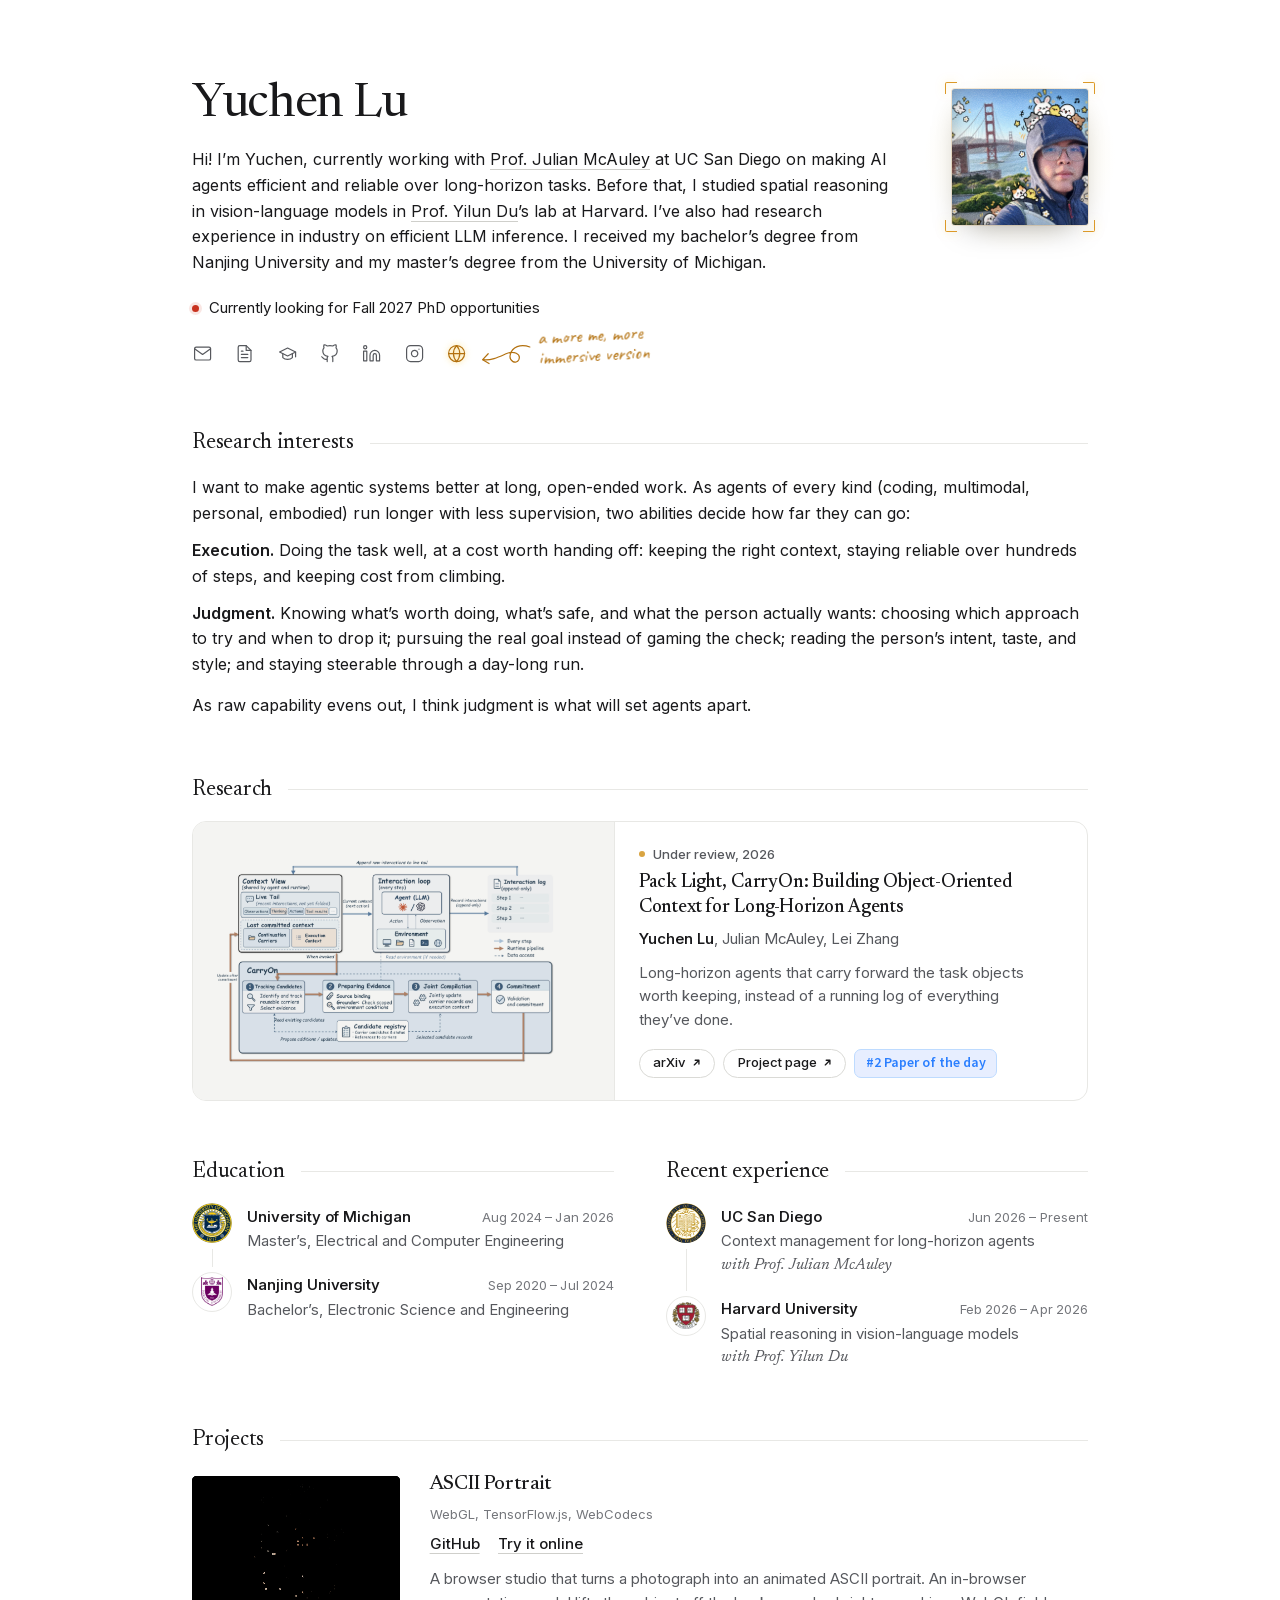
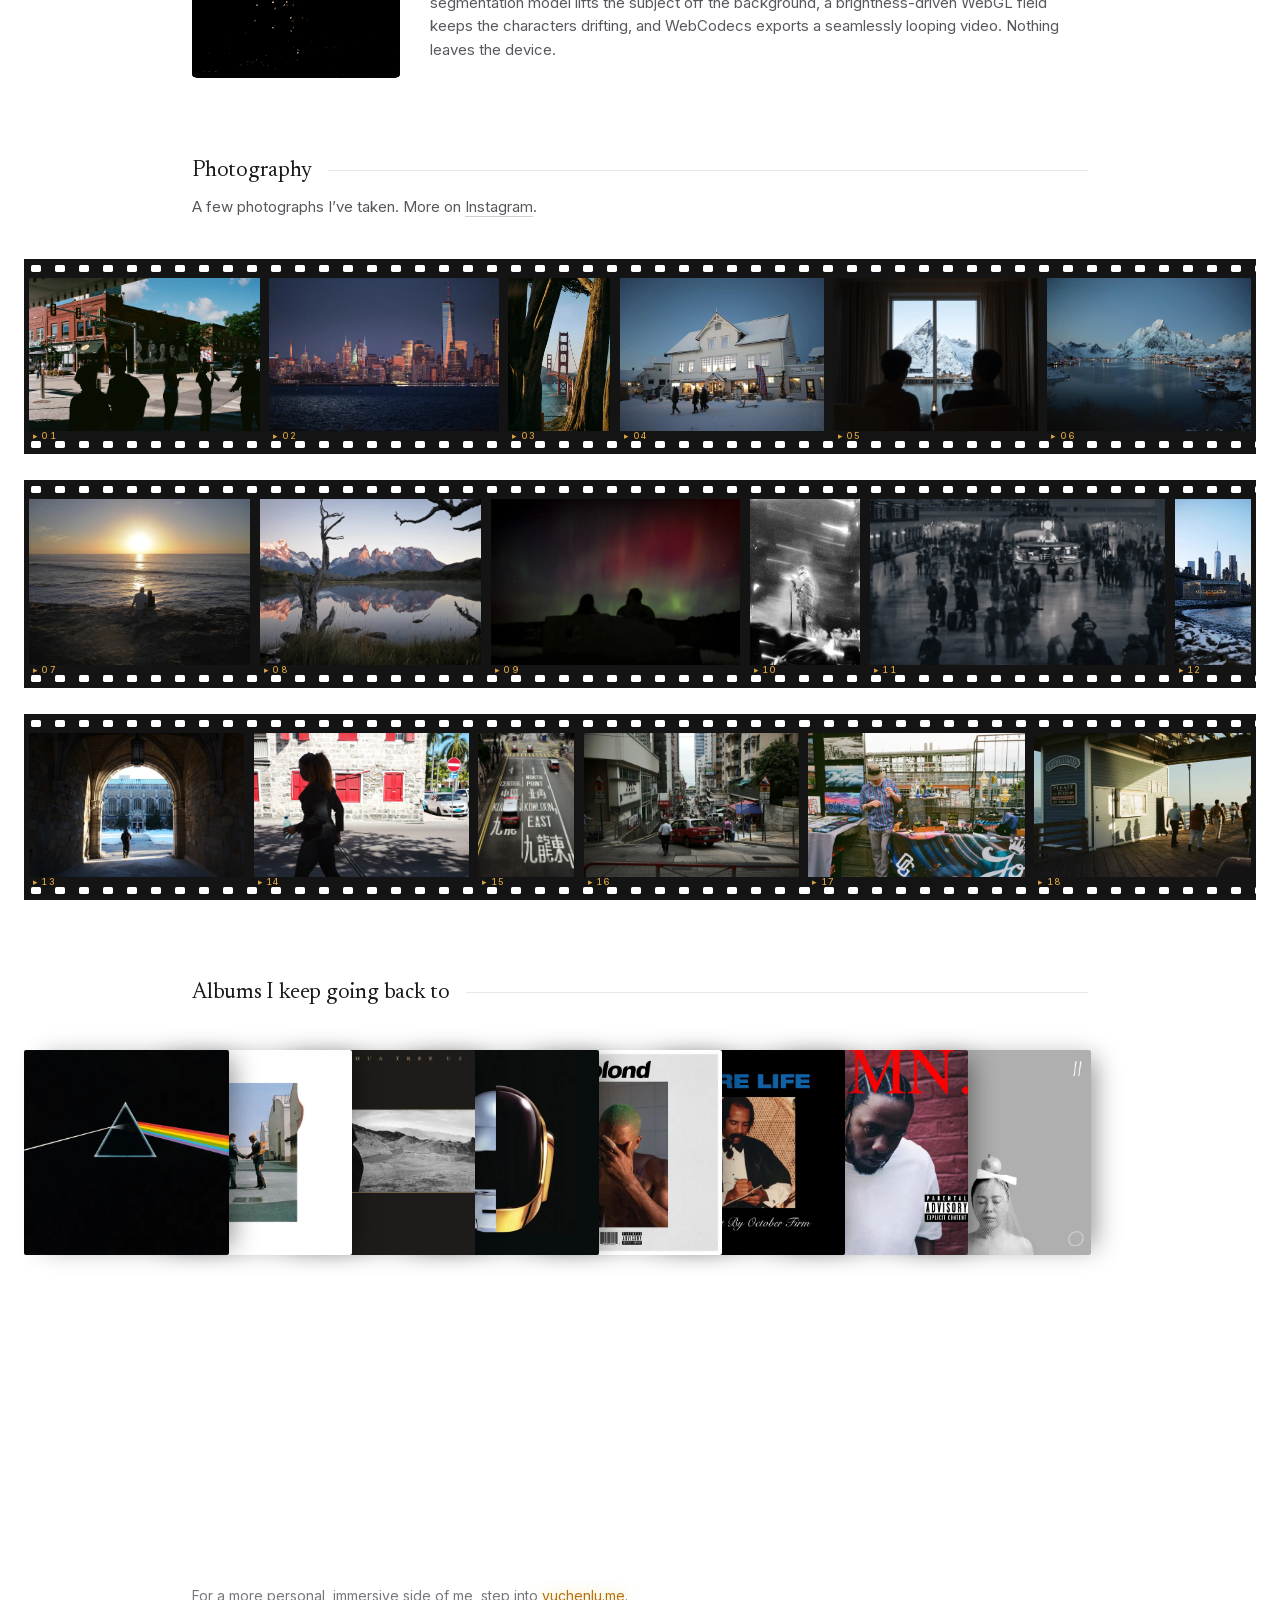
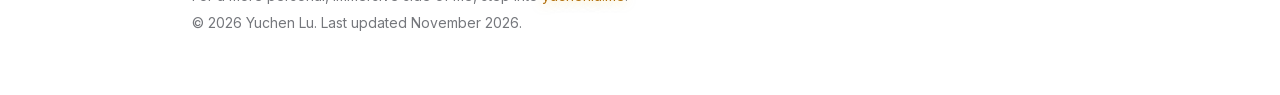
<file: index.html>
<!doctype html>
<html lang="en">
  <head>
    <meta charset="utf-8" />
    <meta name="viewport" content="width=device-width, initial-scale=1" />
    <title>Yuchen Lu</title>
    <meta
      name="description"
      content="Yuchen Lu, currently working with Prof. Julian McAuley at UC San Diego on efficient and reliable long-horizon AI agents. Currently looking for Fall 2027 PhD opportunities."
    />
    <meta name="theme-color" content="#ffffff" />
    <meta name="color-scheme" content="light" />
    <link rel="canonical" href="https://ethannju.github.io/" />
    <link rel="icon" href="favicon-32.png" sizes="32x32" type="image/png" />
    <link rel="icon" href="favicon-16.png" sizes="16x16" type="image/png" />
    <link rel="apple-touch-icon" href="apple-touch-icon.png" />
    <meta property="og:type" content="website" />
    <meta property="og:url" content="https://ethannju.github.io/" />
    <meta property="og:title" content="Yuchen Lu" />
    <meta
      property="og:description"
      content="Making agentic systems better at long, open-ended work, in both execution and judgment."
    />
    <meta property="og:image" content="https://ethannju.github.io/assets/img/og-portrait.jpg" />
    <meta name="twitter:card" content="summary" />
    <link rel="preload" href="assets/fonts/newsreader-latin.woff2" as="font" type="font/woff2" crossorigin />
    <link rel="preload" href="assets/fonts/inter-var-latin.woff2" as="font" type="font/woff2" crossorigin />
    <link rel="stylesheet" href="assets/css/site.css?v=3" />
    <script>
      document.documentElement.classList.add('js')
    </script>
    <script src="assets/js/site.js" defer></script>
  </head>
  <body>
    <a class="skip" href="#main">Skip to content</a>

    <main id="main">
      <header class="intro">
        <div class="intro-text">
          <h1 class="name">Yuchen Lu</h1>
          <p>
            Hi! I&rsquo;m Yuchen, currently working with
            <a href="https://cseweb.ucsd.edu/~jmcauley/">Prof. Julian McAuley</a> at UC San Diego on making AI
            agents efficient and reliable over <span class="nobr">long-horizon</span> tasks. Before that, I studied spatial reasoning in
            <span class="nobr">vision-language</span> models in <a href="https://yilundu.github.io/">Prof. Yilun Du</a>&rsquo;s
            lab at Harvard. I&rsquo;ve also had research experience in industry on efficient LLM inference.
            I received my bachelor&rsquo;s degree from Nanjing University and my master&rsquo;s degree from the
            University of Michigan.
          </p>
          <p class="status"><span class="rec" aria-hidden="true"></span>Currently looking for Fall 2027 PhD opportunities</p>
          <ul class="links" aria-label="Contact and profiles">
            <li>
              <a href="mailto:yuchl@umich.edu" aria-label="Email: yuchl@umich.edu" data-tip="Email"
                ><svg viewBox="0 0 24 24" aria-hidden="true"><path d="M4 4h16c1.1 0 2 .9 2 2v12c0 1.1-.9 2-2 2H4c-1.1 0-2-.9-2-2V6c0-1.1.9-2 2-2z" /><path d="m22 6-10 7L2 6" /></svg></a
              >
            </li>
            <li>
              <a href="assets/Yuchen_Lu_CV.pdf" aria-label="CV" data-tip="CV"
                ><svg viewBox="0 0 24 24" aria-hidden="true"><path d="M14 2H6a2 2 0 0 0-2 2v16a2 2 0 0 0 2 2h12a2 2 0 0 0 2-2V8z" /><path d="M14 2v6h6M16 13H8M16 17H8M10 9H8" /></svg></a
              >
            </li>
            <li>
              <a href="https://scholar.google.com/citations?user=o3WYRaAAAAAJ" aria-label="Google Scholar" data-tip="Google Scholar"
                ><svg viewBox="0 0 24 24" aria-hidden="true"><path d="M22 10 12 5 2 10l10 5 10-5z" /><path d="M6 12v5c3 3 9 3 12 0v-5" /><path d="M22 10v6" /></svg></a
              >
            </li>
            <li>
              <a href="https://github.com/Ethannju" aria-label="GitHub" data-tip="GitHub"
                ><svg viewBox="0 0 24 24" aria-hidden="true"><path d="M9 19c-5 1.5-5-2.5-7-3m14 6v-3.87a3.37 3.37 0 0 0-.94-2.61c3.14-.35 6.44-1.54 6.44-7A5.44 5.44 0 0 0 20 4.77 5.07 5.07 0 0 0 19.91 1S18.73.65 16 2.48a13.38 13.38 0 0 0-7 0C6.27.65 5.09 1 5.09 1A5.07 5.07 0 0 0 5 4.77a5.44 5.44 0 0 0-1.5 3.78c0 5.42 3.3 6.61 6.44 7A3.37 3.37 0 0 0 9 18.13V22" /></svg></a
              >
            </li>
            <li>
              <a href="https://www.linkedin.com/in/yuchlplz" aria-label="LinkedIn" data-tip="LinkedIn"
                ><svg viewBox="0 0 24 24" aria-hidden="true"><path d="M16 8a6 6 0 0 1 6 6v7h-4v-7a2 2 0 0 0-4 0v7h-4v-7a6 6 0 0 1 6-6z" /><rect x="2" y="9" width="4" height="12" /><circle cx="4" cy="4" r="2" /></svg></a
              >
            </li>
            <li>
              <a href="https://www.instagram.com/ethanl7_7/" aria-label="Instagram" data-tip="Instagram"
                ><svg viewBox="0 0 24 24" aria-hidden="true"><rect x="2" y="2" width="20" height="20" rx="5" /><path d="M16 11.37A4 4 0 1 1 12.63 8 4 4 0 0 1 16 11.37z" /><path d="M17.5 6.5h.01" /></svg></a
              >
            </li>
            <li class="home-item">
              <a class="home" href="https://yuchenlu.me/" aria-label="yuchenlu.me, a more personal and immersive version of this site" data-tip="yuchenlu.me"
                ><svg viewBox="0 0 24 24" aria-hidden="true"><circle cx="12" cy="12" r="10" /><path d="M2 12h20M12 2a15.3 15.3 0 0 1 4 10 15.3 15.3 0 0 1-4 10 15.3 15.3 0 0 1-4-10 15.3 15.3 0 0 1 4-10z" /></svg></a
              >
              <span class="handnote" aria-hidden="true"
                ><svg class="hand-arrow" viewBox="0 0 64 36"
                  ><path class="hand-line" pathLength="1" d="M61 7C50 3 40 7 38 16c-2 8 7 12 10 6 3-7-6-11-15-7-9 4-17 8-27 7" /><path
                    class="hand-head"
                    pathLength="1"
                    d="M12 15 5.5 22 13 26.5"
                /></svg
                ><span class="hand-text">a more me, more immersive version</span></span
              >
            </li>
          </ul>
        </div>
        <figure class="portrait">
          <span class="portrait-glow" aria-hidden="true"></span>
          <div class="portrait-lens">
            <div class="portrait-plate">
              <img
                src="assets/img/portrait.webp"
                width="600"
                height="600"
                alt="Yuchen Lu in front of the Golden Gate Bridge"
                fetchpriority="high"
              />
            </div>
            <span class="grain" aria-hidden="true"></span>
            <span class="vignette" aria-hidden="true"></span>
          </div>
          <span class="viewfinder" aria-hidden="true"><i></i><i></i><i></i><i></i></span>
        </figure>
      </header>

      <section aria-labelledby="interests">
        <h2 id="interests">Research interests</h2>
        <p class="interests-lede">
          I want to make agentic systems better at long, open-ended work. As agents of every kind (coding,
          multimodal, personal, embodied) run longer with less supervision, two abilities decide how far they
          can go:
        </p>
        <!-- To add a thought under either ability, put <p class="insight">…</p>
             inside its <li>, after the first paragraph. -->
        <ul class="abilities">
          <li>
            <p>
              <b>Execution.</b> Doing the task well, at a cost worth handing off: keeping the right context,
              staying reliable over hundreds of steps, and keeping cost from climbing.
            </p>
          </li>
          <li>
            <p>
              <b>Judgment.</b> Knowing what&rsquo;s worth doing, what&rsquo;s safe, and what the person actually
              wants: choosing which approach to try and when to drop it; pursuing the real goal instead of gaming
              the check; reading the person&rsquo;s intent, taste, and style; and staying steerable through a
              <span class="nobr">day-long</span> run.
            </p>
          </li>
        </ul>
        <p class="interests-close">As raw capability evens out, I think judgment is what will set agents apart.</p>
      </section>

      <section aria-labelledby="papers">
        <h2 id="papers">Research</h2>
        <article class="paper-card">
          <a class="paper-plate" href="https://ethannju.github.io/carryon/" tabindex="-1" aria-hidden="true">
            <img
              src="assets/img/carryon-overview.png"
              width="1395"
              height="772"
              alt=""
              loading="lazy"
              decoding="async"
            />
          </a>
          <div class="paper-card-body">
            <p class="paper-status">Under review, 2026</p>
            <h3>
              <a href="https://arxiv.org/abs/2610.18784"
                >Pack Light, CarryOn: Building <span class="nobr">Object-Oriented</span> Context for <span class="nobr">Long-Horizon</span> Agents</a
              >
            </h3>
            <p class="authors"><strong>Yuchen Lu</strong>, Julian McAuley, Lei Zhang</p>
            <p class="summary">
              Long-horizon agents that carry forward the task objects worth keeping, instead of a running log of
              everything they&rsquo;ve done.
            </p>
            <p class="paper-actions">
              <a class="chip" href="https://arxiv.org/abs/2610.18784">arXiv<svg viewBox="0 0 12 12" aria-hidden="true"><path d="M3.5 8.5 8.5 3.5M4.5 3.5h4v4" /></svg></a>
              <a class="chip" href="https://ethannju.github.io/carryon/">Project page<svg viewBox="0 0 12 12" aria-hidden="true"><path d="M3.5 8.5 8.5 3.5M4.5 3.5h4v4" /></svg></a>
              <a class="hf-tag" href="https://huggingface.co/papers/2610.18784" title="#2 Paper of the day on Hugging Face, October 19, 2026"><span class="hf-rank">#2 Paper of the day</span><span class="hf-upvoted" hidden><svg width="12" height="12" viewBox="0 0 12 12" aria-hidden="true"><path d="M5.19 2.67a.94.94 0 0 1 1.62 0l3.31 5.72a.94.94 0 0 1-.82 1.4H2.7a.94.94 0 0 1-.82-1.4l3.31-5.7v-.02Z" /></svg>Upvoted<b data-hf-upvotes></b></span></a>
            </p>
          </div>
        </article>
      </section>

      <div class="tracks">
      <section aria-labelledby="education">
        <h2 id="education">Education</h2>
        <ol class="track">
          <li>
            <span class="mark mark-fill"><img src="assets/img/logos/umich.webp" width="160" height="160" alt="" loading="lazy" /></span>
            <div class="track-body">
              <p class="track-head"><span class="track-name">University of Michigan</span><span class="when">Aug 2024 &ndash; Jan 2026</span></p>
              <p class="degree">Master&rsquo;s, Electrical and Computer Engineering</p>
            </div>
          </li>
          <li>
            <span class="mark"><img src="assets/img/logos/nju.webp" width="160" height="160" alt="" loading="lazy" /></span>
            <div class="track-body">
              <p class="track-head"><span class="track-name">Nanjing University</span><span class="when">Sep 2020 &ndash; Jul 2024</span></p>
              <p class="degree">Bachelor&rsquo;s, Electronic Science and Engineering</p>
            </div>
          </li>
        </ol>
      </section>

      <section aria-labelledby="research">
        <h2 id="research">Recent experience</h2>
        <ol class="track">
          <li>
            <span class="mark mark-fill"><img src="assets/img/logos/ucsd.webp" width="160" height="160" alt="" loading="lazy" /></span>
            <div class="track-body">
              <p class="track-head"><span class="track-name">UC San Diego</span><span class="when">Jun 2026 &ndash; Present</span></p>
              <p class="topic">Context management for <span class="nobr">long-horizon</span> agents</p>
              <p class="with">with Prof. Julian McAuley</p>
            </div>
          </li>
          <li>
            <span class="mark"><img src="assets/img/logos/harvard.webp" width="160" height="160" alt="" loading="lazy" /></span>
            <div class="track-body">
              <p class="track-head"><span class="track-name">Harvard University</span><span class="when">Feb 2026 &ndash; Apr 2026</span></p>
              <p class="topic">Spatial reasoning in <span class="nobr">vision-language</span> models</p>
              <p class="with">with Prof. Yilun Du</p>
            </div>
          </li>
        </ol>
      </section>
      </div>

      <section aria-labelledby="projects">
        <h2 id="projects">Projects</h2>
        <article class="paper project">
          <div class="project-preview" data-ascii-portrait aria-hidden="true"></div>
          <div class="paper-text">
            <h3>ASCII Portrait</h3>
            <p class="tags">WebGL, TensorFlow.js, WebCodecs</p>
            <p class="paper-links">
              <a href="https://github.com/Ethannju/ascii-portrait">GitHub</a>
              <a href="https://ethannju.github.io/ascii-portrait/">Try it online</a>
            </p>
            <p class="summary">
              A browser studio that turns a photograph into an animated ASCII portrait. An in-browser
              segmentation model lifts the subject off the background, a brightness-driven WebGL field keeps the
              characters drifting, and WebCodecs exports a seamlessly looping video. Nothing leaves the device.
            </p>
          </div>
        </article>
      </section>
    </main>

    <section class="photography" aria-labelledby="photography">
      <div class="photography-head">
        <h2 id="photography">Photography</h2>
        <p>A few photographs I&rsquo;ve taken. More on <a href="https://www.instagram.com/ethanl7_7/">Instagram</a>.</p>
      </div>
      <ol class="contact-sheet">
          <li class="frame" style="--ar: 1200 / 795">
            <button class="frame-window" type="button" data-index="0" aria-label="Open photograph 1 of 18">
              <img src="assets/img/photos/photo-02.webp" width="1200" height="795" alt="Photograph 1" loading="lazy" decoding="async" />
            </button>
            <span class="edge" aria-hidden="true">01</span>
          </li>
          <li class="frame" style="--ar: 1200 / 800">
            <button class="frame-window" type="button" data-index="1" aria-label="Open photograph 2 of 18">
              <img src="assets/img/photos/photo-03.webp" width="1200" height="800" alt="Photograph 2" loading="lazy" decoding="async" />
            </button>
            <span class="edge" aria-hidden="true">02</span>
          </li>
          <li class="frame" style="--ar: 800 / 1200">
            <button class="frame-window" type="button" data-index="2" aria-label="Open photograph 3 of 18">
              <img src="assets/img/photos/photo-05.webp" width="800" height="1200" alt="Photograph 3" loading="lazy" decoding="async" />
            </button>
            <span class="edge" aria-hidden="true">03</span>
          </li>
          <li class="frame" style="--ar: 1200 / 900">
            <button class="frame-window" type="button" data-index="3" aria-label="Open photograph 4 of 18">
              <img src="assets/img/photos/photo-06.webp" width="1200" height="900" alt="Photograph 4" loading="lazy" decoding="async" />
            </button>
            <span class="edge" aria-hidden="true">04</span>
          </li>
          <li class="frame" style="--ar: 1200 / 900">
            <button class="frame-window" type="button" data-index="4" aria-label="Open photograph 5 of 18">
              <img src="assets/img/photos/photo-07.webp" width="1200" height="900" alt="Photograph 5" loading="lazy" decoding="async" />
            </button>
            <span class="edge" aria-hidden="true">05</span>
          </li>
          <li class="frame" style="--ar: 1200 / 900">
            <button class="frame-window" type="button" data-index="5" aria-label="Open photograph 6 of 18">
              <img src="assets/img/photos/photo-08.webp" width="1200" height="900" alt="Photograph 6" loading="lazy" decoding="async" />
            </button>
            <span class="edge" aria-hidden="true">06</span>
          </li>
          <li class="frame" style="--ar: 1200 / 900">
            <button class="frame-window" type="button" data-index="6" aria-label="Open photograph 7 of 18">
              <img src="assets/img/photos/photo-09.webp" width="1200" height="900" alt="Photograph 7" loading="lazy" decoding="async" />
            </button>
            <span class="edge" aria-hidden="true">07</span>
          </li>
          <li class="frame" style="--ar: 1200 / 900">
            <button class="frame-window" type="button" data-index="7" aria-label="Open photograph 8 of 18">
              <img src="assets/img/photos/photo-10.webp" width="1200" height="900" alt="Photograph 8" loading="lazy" decoding="async" />
            </button>
            <span class="edge" aria-hidden="true">08</span>
          </li>
          <li class="frame" style="--ar: 1200 / 800">
            <button class="frame-window" type="button" data-index="8" aria-label="Open photograph 9 of 18">
              <img src="assets/img/photos/photo-12.webp" width="1200" height="800" alt="Photograph 9" loading="lazy" decoding="async" />
            </button>
            <span class="edge" aria-hidden="true">09</span>
          </li>
          <li class="frame" style="--ar: 800 / 1200">
            <button class="frame-window" type="button" data-index="9" aria-label="Open photograph 10 of 18">
              <img src="assets/img/photos/photo-13.webp" width="800" height="1200" alt="Photograph 10" loading="lazy" decoding="async" />
            </button>
            <span class="edge" aria-hidden="true">10</span>
          </li>
          <li class="frame" style="--ar: 1200 / 675">
            <button class="frame-window" type="button" data-index="10" aria-label="Open photograph 11 of 18">
              <img src="assets/img/photos/photo-14.webp" width="1200" height="675" alt="Photograph 11" loading="lazy" decoding="async" />
            </button>
            <span class="edge" aria-hidden="true">11</span>
          </li>
          <li class="frame" style="--ar: 553 / 1200">
            <button class="frame-window" type="button" data-index="11" aria-label="Open photograph 12 of 18">
              <img src="assets/img/photos/photo-15.webp" width="553" height="1200" alt="Photograph 12" loading="lazy" decoding="async" />
            </button>
            <span class="edge" aria-hidden="true">12</span>
          </li>
          <li class="frame" style="--ar: 1200 / 800">
            <button class="frame-window" type="button" data-index="12" aria-label="Open photograph 13 of 18">
              <img src="assets/img/photos/photo-16.webp" width="1200" height="800" alt="Photograph 13" loading="lazy" decoding="async" />
            </button>
            <span class="edge" aria-hidden="true">13</span>
          </li>
          <li class="frame" style="--ar: 1200 / 800">
            <button class="frame-window" type="button" data-index="13" aria-label="Open photograph 14 of 18">
              <img src="assets/img/photos/photo-17.webp" width="1200" height="800" alt="Photograph 14" loading="lazy" decoding="async" />
            </button>
            <span class="edge" aria-hidden="true">14</span>
          </li>
          <li class="frame" style="--ar: 800 / 1200">
            <button class="frame-window" type="button" data-index="14" aria-label="Open photograph 15 of 18">
              <img src="assets/img/photos/photo-18.webp" width="800" height="1200" alt="Photograph 15" loading="lazy" decoding="async" />
            </button>
            <span class="edge" aria-hidden="true">15</span>
          </li>
          <li class="frame" style="--ar: 1200 / 800">
            <button class="frame-window" type="button" data-index="15" aria-label="Open photograph 16 of 18">
              <img src="assets/img/photos/photo-19.webp" width="1200" height="800" alt="Photograph 16" loading="lazy" decoding="async" />
            </button>
            <span class="edge" aria-hidden="true">16</span>
          </li>
          <li class="frame" style="--ar: 1200 / 795">
            <button class="frame-window" type="button" data-index="16" aria-label="Open photograph 17 of 18">
              <img src="assets/img/photos/photo-20.webp" width="1200" height="795" alt="Photograph 17" loading="lazy" decoding="async" />
            </button>
            <span class="edge" aria-hidden="true">17</span>
          </li>
          <li class="frame" style="--ar: 1200 / 794">
            <button class="frame-window" type="button" data-index="17" aria-label="Open photograph 18 of 18">
              <img src="assets/img/photos/photo-21.webp" width="1200" height="794" alt="Photograph 18" loading="lazy" decoding="async" />
            </button>
            <span class="edge" aria-hidden="true">18</span>
          </li>
      </ol>
    </section>

    <section class="albums" aria-labelledby="albums">
      <div class="albums-head">
        <h2 id="albums">Albums I keep going back to</h2>
      </div>
      <ol class="crate">
        <li class="lp" style="--z: 8">
          <div class="lp-pull">
            <div class="lp-body">
              <span class="lp-disc" aria-hidden="true"
                ><span class="lp-spin"
                  ><span class="lp-label-ground"></span><img class="lp-label" src="assets/img/albums/dark-side-of-the-moon.webp" alt="" loading="lazy" /><span
                    class="lp-hole"
                  ></span></span
                ><span class="lp-sheen"></span
              ></span>
              <span class="lp-reflect" aria-hidden="true"><img src="assets/img/albums/dark-side-of-the-moon.webp" alt="" loading="lazy" /></span>
              <span class="lp-sleeve"
                ><img src="assets/img/albums/dark-side-of-the-moon.webp" width="600" height="600" alt="The Dark Side of the Moon, Pink Floyd" loading="lazy" decoding="async" /></span>
            </div>
            <p class="lp-caption"><span class="lp-title">The Dark Side of the Moon</span><span class="lp-meta">Pink Floyd, 1973</span></p>
          </div>
        </li>
        <li class="lp" style="--z: 7">
          <div class="lp-pull">
            <div class="lp-body">
              <span class="lp-disc" aria-hidden="true"
                ><span class="lp-spin"
                  ><span class="lp-label-ground"></span><img class="lp-label" src="assets/img/albums/wish-you-were-here.webp" alt="" loading="lazy" /><span
                    class="lp-hole"
                  ></span></span
                ><span class="lp-sheen"></span
              ></span>
              <span class="lp-reflect" aria-hidden="true"><img src="assets/img/albums/wish-you-were-here.webp" alt="" loading="lazy" /></span>
              <span class="lp-sleeve"
                ><img src="assets/img/albums/wish-you-were-here.webp" width="600" height="600" alt="Wish You Were Here, Pink Floyd" loading="lazy" decoding="async" /></span>
            </div>
            <p class="lp-caption"><span class="lp-title">Wish You Were Here</span><span class="lp-meta">Pink Floyd, 1975</span></p>
          </div>
        </li>
        <li class="lp" style="--z: 6">
          <div class="lp-pull">
            <div class="lp-body">
              <span class="lp-disc" aria-hidden="true"
                ><span class="lp-spin"
                  ><span class="lp-label-ground"></span><img class="lp-label" src="assets/img/albums/the-joshua-tree.webp" alt="" loading="lazy" /><span
                    class="lp-hole"
                  ></span></span
                ><span class="lp-sheen"></span
              ></span>
              <span class="lp-reflect" aria-hidden="true"><img src="assets/img/albums/the-joshua-tree.webp" alt="" loading="lazy" /></span>
              <span class="lp-sleeve"
                ><img src="assets/img/albums/the-joshua-tree.webp" width="600" height="600" alt="The Joshua Tree, U2" loading="lazy" decoding="async" /></span>
            </div>
            <p class="lp-caption"><span class="lp-title">The Joshua Tree</span><span class="lp-meta">U2, 1987</span></p>
          </div>
        </li>
        <li class="lp" style="--z: 5">
          <div class="lp-pull">
            <div class="lp-body">
              <span class="lp-disc" aria-hidden="true"
                ><span class="lp-spin"
                  ><span class="lp-label-ground"></span><img class="lp-label" src="assets/img/albums/random-access-memories.webp" alt="" loading="lazy" /><span
                    class="lp-hole"
                  ></span></span
                ><span class="lp-sheen"></span
              ></span>
              <span class="lp-reflect" aria-hidden="true"><img src="assets/img/albums/random-access-memories.webp" alt="" loading="lazy" /></span>
              <span class="lp-sleeve"
                ><img src="assets/img/albums/random-access-memories.webp" width="600" height="600" alt="Random Access Memories, Daft Punk" loading="lazy" decoding="async" /></span>
            </div>
            <p class="lp-caption"><span class="lp-title">Random Access Memories</span><span class="lp-meta">Daft Punk, 2013</span></p>
          </div>
        </li>
        <li class="lp" style="--z: 4">
          <div class="lp-pull">
            <div class="lp-body">
              <span class="lp-disc" aria-hidden="true"
                ><span class="lp-spin"
                  ><span class="lp-label-ground"></span><img class="lp-label" src="assets/img/albums/blonde.webp" alt="" loading="lazy" /><span
                    class="lp-hole"
                  ></span></span
                ><span class="lp-sheen"></span
              ></span>
              <span class="lp-reflect" aria-hidden="true"><img src="assets/img/albums/blonde.webp" alt="" loading="lazy" /></span>
              <span class="lp-sleeve"
                ><img src="assets/img/albums/blonde.webp" width="600" height="600" alt="Blonde, Frank Ocean" loading="lazy" decoding="async" /></span>
            </div>
            <p class="lp-caption"><span class="lp-title">Blonde</span><span class="lp-meta">Frank Ocean, 2016</span></p>
          </div>
        </li>
        <li class="lp" style="--z: 3">
          <div class="lp-pull">
            <div class="lp-body">
              <span class="lp-disc" aria-hidden="true"
                ><span class="lp-spin"
                  ><span class="lp-label-ground"></span><img class="lp-label" src="assets/img/albums/more-life.webp" alt="" loading="lazy" /><span
                    class="lp-hole"
                  ></span></span
                ><span class="lp-sheen"></span
              ></span>
              <span class="lp-reflect" aria-hidden="true"><img src="assets/img/albums/more-life.webp" alt="" loading="lazy" /></span>
              <span class="lp-sleeve"
                ><img src="assets/img/albums/more-life.webp" width="600" height="600" alt="More Life, Drake" loading="lazy" decoding="async" /></span>
            </div>
            <p class="lp-caption"><span class="lp-title">More Life</span><span class="lp-meta">Drake, 2017</span></p>
          </div>
        </li>
        <li class="lp" style="--z: 2">
          <div class="lp-pull">
            <div class="lp-body">
              <span class="lp-disc" aria-hidden="true"
                ><span class="lp-spin"
                  ><span class="lp-label-ground"></span><img class="lp-label" src="assets/img/albums/damn.webp" alt="" loading="lazy" /><span
                    class="lp-hole"
                  ></span></span
                ><span class="lp-sheen"></span
              ></span>
              <span class="lp-reflect" aria-hidden="true"><img src="assets/img/albums/damn.webp" alt="" loading="lazy" /></span>
              <span class="lp-sleeve"
                ><img src="assets/img/albums/damn.webp" width="600" height="600" alt="DAMN., Kendrick Lamar" loading="lazy" decoding="async" /></span>
            </div>
            <p class="lp-caption"><span class="lp-title">DAMN.</span><span class="lp-meta">Kendrick Lamar, 2017</span></p>
          </div>
        </li>
        <li class="lp" style="--z: 1">
          <div class="lp-pull">
            <div class="lp-body">
              <span class="lp-disc" aria-hidden="true"
                ><span class="lp-spin"
                  ><span class="lp-label-ground"></span><img class="lp-label" src="assets/img/albums/xiaoxia-2.webp" alt="" loading="lazy" /><span
                    class="lp-hole"
                  ></span></span
                ><span class="lp-sheen"></span
              ></span>
              <span class="lp-reflect" aria-hidden="true"><img src="assets/img/albums/xiaoxia-2.webp" alt="" loading="lazy" /></span>
              <span class="lp-sleeve"
                ><img src="assets/img/albums/xiaoxia-2.webp" width="600" height="600" alt="小霞 2.0, 黄绮珊" loading="lazy" decoding="async" /></span>
            </div>
            <p class="lp-caption"><span class="lp-title">小霞 2.0</span><span class="lp-meta">黄绮珊, 2021</span></p>
          </div>
        </li>
      </ol>
      <div class="crate-count" aria-hidden="true">
        <span class="crate-index"><b>01</b> / 08</span><span class="crate-track"><span></span></span>
      </div>
    </section>

    <footer class="colophon">
      <p>For a more personal, immersive side of me, step into <a class="glow-link" href="https://yuchenlu.me/">yuchenlu.me</a>.</p>
      <p>&copy; 2026 Yuchen Lu. Last updated November 2026.</p>
    </footer>

    <div class="screening" role="dialog" aria-modal="true" aria-label="Photograph viewer" hidden>
      <figure class="screening-frame">
        <img alt="" />
        <figcaption class="screening-count" aria-live="polite"></figcaption>
      </figure>
      <button class="screening-nav screening-prev" type="button" aria-label="Previous photograph">
        <svg viewBox="0 0 24 24" aria-hidden="true"><path d="M15 5 8 12l7 7" /></svg>
      </button>
      <button class="screening-nav screening-next" type="button" aria-label="Next photograph">
        <svg viewBox="0 0 24 24" aria-hidden="true"><path d="m9 5 7 7-7 7" /></svg>
      </button>
      <button class="screening-close" type="button">Close</button>
    </div>
  </body>
</html>
</file>
<file: assets/css/site.css>
/* ============================================================
   Yuchen Lu · academic homepage
   Pure white and typographic first, with a few details borrowed
   from a camera and a darkroom: the portrait sits in the main site's
   viewfinder, the photographs sit on strips of film cut to each
   picture's shape, and opening one dims the room.
   ============================================================ */

@font-face {
  font-family: 'Newsreader';
  font-style: normal;
  font-weight: 200 800;
  font-display: swap;
  src: url('../fonts/newsreader-latin.woff2') format('woff2');
}
@font-face {
  font-family: 'Newsreader';
  font-style: italic;
  font-weight: 200 800;
  font-display: swap;
  src: url('../fonts/newsreader-italic-latin.woff2') format('woff2');
}
@font-face {
  font-family: 'Caveat';
  font-style: normal;
  font-weight: 400 700;
  font-display: swap;
  src: url('../fonts/caveat-latin.woff2') format('woff2');
}
@font-face {
  font-family: 'Inter';
  font-style: normal;
  font-weight: 100 900;
  font-display: swap;
  src: url('../fonts/inter-var-latin.woff2') format('woff2');
}
@font-face {
  font-family: 'Source Sans Pro';
  font-style: normal;
  font-weight: 400;
  font-display: swap;
  src: url('../fonts/source-sans-pro-latin-400.woff2') format('woff2');
}
@font-face {
  font-family: 'Source Sans Pro';
  font-style: normal;
  font-weight: 600;
  font-display: swap;
  src: url('../fonts/source-sans-pro-latin-600.woff2') format('woff2');
}

:root {
  --paper: #ffffff;
  --ink: #19191b;
  --graphite: #56585d; /* secondary text, 7:1 on white */
  --quiet: #75777c; /* dates and small print, 4.6:1 */
  --rule: #e8e8e5;
  --film: #141414;
  --gate: #070707;
  --edge-print: #d9a441; /* the amber of film edge numbers */
  --rec: #c8321e; /* a camera's record light */
  /* the main site's star gold, in the deeper shade it uses on light ground,
     and the soft glow around it */
  --star: hsl(36 85% 38%);
  --star-glow: hsl(45 95% 60%);

  --serif: 'Newsreader', 'Iowan Old Style', 'Palatino Linotype', Georgia, serif;
  --hand: 'Caveat', 'Bradley Hand', 'Segoe Print', cursive;
  --sans: 'Inter', -apple-system, BlinkMacSystemFont, 'Helvetica Neue', Arial, sans-serif;

  --glide: cubic-bezier(0.22, 1, 0.36, 1);
  --spring: cubic-bezier(0.25, 1.4, 0.4, 1);

  --measure: 56rem;
  --wide: 78rem;
  --gutter: 1.5rem;
}

*,
*::before,
*::after {
  box-sizing: border-box;
}

html {
  -webkit-text-size-adjust: 100%;
  text-size-adjust: 100%;
}

body {
  margin: 0;
  background: var(--paper);
  color: var(--ink);
  font-family: var(--sans);
  font-size: 0.9375rem;
  line-height: 1.58;
  font-feature-settings: 'kern', 'liga', 'calt';
  -webkit-font-smoothing: antialiased;
  text-rendering: optimizeLegibility;
}

::selection {
  background: #f4e7c6;
  color: var(--ink);
}

img {
  display: block;
  max-width: 100%;
  height: auto;
}

a {
  color: inherit;
  text-decoration: underline;
  text-decoration-thickness: 1px;
  text-decoration-color: #cfcfcb;
  text-underline-offset: 0.24em;
  transition:
    text-decoration-color 180ms ease,
    color 180ms ease;
}
a:hover {
  text-decoration-color: currentColor;
}

:focus-visible {
  outline: 2px solid var(--ink);
  outline-offset: 3px;
  border-radius: 2px;
}

.skip {
  position: absolute;
  left: var(--gutter);
  top: -3rem;
  padding: 0.5rem 0.75rem;
  background: var(--ink);
  color: var(--paper);
  text-decoration: none;
  z-index: 10;
}
.skip:focus {
  top: 1rem;
}

/* ---------- column ---------- */

main,
.photography-head,
.albums-head,
.colophon {
  max-width: calc(var(--measure) + 2 * var(--gutter));
  margin-inline: auto;
  padding-inline: var(--gutter);
}

main {
  padding-top: clamp(3rem, 9vh, 5.5rem);
}

p {
  margin: 0 0 1rem;
}

h2 {
  display: flex;
  align-items: center;
  gap: 1rem;
  margin: 0 0 1.15rem;
  font-family: var(--serif);
  font-weight: 400;
  font-size: 1.375rem;
  line-height: 1.2;
  letter-spacing: -0.01em;
}
/* the rule after a heading marks where a section starts at a glance */
h2::after {
  content: '';
  flex: 1;
  height: 1px;
  background: var(--rule);
}

h3 {
  margin: 0;
  font-size: 0.9375rem;
  font-weight: 560;
  line-height: 1.45;
  letter-spacing: -0.004em;
}

section {
  margin-top: 3.6rem;
}

/* compound words stay whole at a line end */
.nobr {
  white-space: nowrap;
}

/* credits: people and venues are set in the serif italic throughout */
.with,
.venue {
  font-family: var(--serif);
  font-style: italic;
  font-weight: 400;
  font-size: 1rem;
  line-height: 1.45;
  color: var(--graphite);
}

/* ---------- intro ---------- */

.intro {
  display: grid;
  grid-template-columns: minmax(0, 1fr) 8.5rem;
  gap: 3rem;
  align-items: start;
}

.name {
  margin: 0 0 1.15rem;
  font-family: var(--serif);
  font-weight: 400;
  font-size: clamp(2.5rem, 5vw, 3rem);
  line-height: 1;
  letter-spacing: -0.028em;
}

.intro-text p:not(.status) {
  font-size: 1rem;
  line-height: 1.6;
  text-wrap: pretty;
}

.status {
  display: flex;
  align-items: flex-start;
  gap: 0.65rem;
  margin: 1.3rem 0 0.9rem;
  font-size: 0.9375rem;
}

/* centred on the first line, so it stays put if the line wraps */
.rec {
  flex: none;
  width: 7px;
  height: 7px;
  margin-top: calc(0.79em - 3.5px);
  border-radius: 50%;
  background: var(--rec);
  box-shadow: 0 0 0 3px rgb(200 50 30 / 0.12);
  animation: rec 2.4s ease-in-out infinite;
}

@keyframes rec {
  0%,
  100% {
    opacity: 1;
  }
  50% {
    opacity: 0.35;
  }
}

/* contact and profiles as a row of icons; each one names itself on hover */
.links {
  display: flex;
  flex-wrap: wrap;
  gap: 0.25rem;
  margin: 0 0 0 -0.55rem; /* the first glyph lines up with the text above */
  padding: 0;
  list-style: none;
}

.links a {
  position: relative;
  display: grid;
  place-items: center;
  width: 2.4rem;
  height: 2.4rem;
  border-radius: 50%;
  color: var(--graphite);
  text-decoration: none;
  transition:
    color 200ms ease,
    background-color 200ms ease;
}
.links a:hover,
.links a:focus-visible {
  color: var(--ink);
  background: #f1f1ef;
}

.links a svg {
  width: 1.2rem;
  height: 1.2rem;
  fill: none;
  stroke: currentColor;
  stroke-width: 1.5;
  stroke-linecap: round;
  stroke-linejoin: round;
}

.links a::after {
  content: attr(data-tip);
  position: absolute;
  top: calc(100% + 0.3rem);
  left: 50%;
  z-index: 2;
  padding: 0.2rem 0.55rem;
  border-radius: 5px;
  background: var(--ink);
  color: var(--paper);
  font-size: 0.75rem;
  font-weight: 500;
  line-height: 1.35;
  white-space: nowrap;
  pointer-events: none;
  opacity: 0;
  transform: translate(-50%, -3px);
  transition:
    opacity 160ms ease,
    transform 260ms var(--glide);
}
.links a:hover::after,
.links a:focus-visible::after {
  opacity: 1;
  transform: translate(-50%, 0);
}

/* the main site's icon, in its gold, with a note in the margin pointing at it */
.home-item {
  display: flex;
  align-items: center;
}

.links a.home {
  color: var(--star);
}
.links a.home svg {
  filter: drop-shadow(0 0 3px hsl(45 95% 58% / 0.65));
}
.links a.home:hover,
.links a.home:focus-visible {
  color: var(--star);
  background: hsl(45 90% 60% / 0.14);
}

.handnote {
  display: flex;
  align-items: center;
  margin-left: 0.15rem;
  color: var(--star);
  pointer-events: none;
}

.hand-arrow {
  flex: none;
  width: 3.4rem;
  height: auto;
  margin-top: 0.35rem;
  overflow: visible;
}
.hand-arrow path {
  fill: none;
  stroke: currentColor;
  stroke-width: 1.4;
  stroke-linecap: round;
  stroke-linejoin: round;
  stroke-dasharray: 1;
  stroke-dashoffset: 0;
}

.hand-text {
  max-width: 9.5rem;
  margin: -0.55rem 0 0 0.3rem;
  font-family: var(--hand);
  font-size: 1.1875rem;
  line-height: 1.05;
  transform: rotate(-3deg);
  transform-origin: left center;
}

/* drawn once, after the portrait has come into focus */
.js .hand-line {
  stroke-dashoffset: 1;
  animation: hand-draw 1.1s cubic-bezier(0.45, 0.05, 0.3, 1) 1.5s forwards;
}
.js .hand-head {
  stroke-dashoffset: 1;
  animation: hand-draw 0.3s ease-out 2.5s forwards;
}
.js .hand-text {
  opacity: 0;
  animation: hand-ink 0.9s ease 1.3s forwards;
}
@keyframes hand-draw {
  to {
    stroke-dashoffset: 0;
  }
}
@keyframes hand-ink {
  to {
    opacity: 1;
  }
}

/* ---------- portrait: the main site's viewfinder ---------- */

/* As on yuchenlu.me: a small lit screen held in gold viewfinder corners,
   the picture drifting a little as if the phone were held in hand, and
   film grain on top.
   Here it also comes into focus once when the page opens. */
.portrait {
  position: relative;
  width: 8.5rem;
  margin: 0.5rem 0 0;
  justify-self: end;
}

/* a soft gold light around the screen */
.portrait-glow {
  position: absolute;
  inset: -1.75rem;
  z-index: -1;
  background: radial-gradient(closest-side, hsl(45 95% 60% / 0.2), hsl(45 95% 60% / 0.06) 60%, transparent);
  pointer-events: none;
}

.portrait-lens {
  position: relative;
  aspect-ratio: 1;
  overflow: hidden;
  border-radius: 3px;
  background: #efefed;
  box-shadow:
    0 0 0 1px hsl(36 85% 38% / 0.16),
    0 12px 30px -14px rgb(0 0 0 / 0.4);
}

/* handheld: the whole picture drifts and turns a
   little; scaled up 8% so the drift never shows an edge */
.portrait-plate {
  position: absolute;
  inset: 0;
  transform: scale(1.08);
  animation: vf-handheld 9s ease-in-out infinite;
}

.portrait-plate img {
  width: 100%;
  height: 100%;
  object-fit: cover;
}

/* film grain, overlaid so mid grey leaves the brightness alone */
.grain {
  position: absolute;
  inset: -100%;
  background-image: url("data:image/svg+xml,%3Csvg xmlns='http://www.w3.org/2000/svg' width='96' height='96'%3E%3Cfilter id='n'%3E%3CfeTurbulence type='fractalNoise' baseFrequency='0.95' numOctaves='2' stitchTiles='stitch'/%3E%3CfeColorMatrix type='saturate' values='0'/%3E%3C/filter%3E%3Crect width='100%25' height='100%25' filter='url(%23n)'/%3E%3C/svg%3E");
  background-size: 96px 96px;
  opacity: 0.4;
  mix-blend-mode: overlay;
  pointer-events: none;
  animation: vf-grain 0.6s steps(1) infinite;
}

.vignette {
  position: absolute;
  inset: 0;
  box-shadow: inset 0 0 22px rgb(0 0 0 / 0.3);
  pointer-events: none;
}

/* four L-shaped gold corners, 7px outside the picture, sharing one glow */
.viewfinder {
  position: absolute;
  inset: 0;
  pointer-events: none;
  filter: drop-shadow(0 0 4px hsl(45 95% 55% / 0.55));
}
.viewfinder i {
  position: absolute;
  width: 12px;
  height: 12px;
  border: 0 solid hsl(38 85% 46% / 0.9);
}
.viewfinder i:nth-child(1) {
  left: -7px;
  top: -7px;
  border-left-width: 1.5px;
  border-top-width: 1.5px;
  border-top-left-radius: 2px;
}
.viewfinder i:nth-child(2) {
  right: -7px;
  top: -7px;
  border-right-width: 1.5px;
  border-top-width: 1.5px;
  border-top-right-radius: 2px;
}
.viewfinder i:nth-child(3) {
  left: -7px;
  bottom: -7px;
  border-left-width: 1.5px;
  border-bottom-width: 1.5px;
  border-bottom-left-radius: 2px;
}
.viewfinder i:nth-child(4) {
  right: -7px;
  bottom: -7px;
  border-right-width: 1.5px;
  border-bottom-width: 1.5px;
  border-bottom-right-radius: 2px;
}

@keyframes vf-handheld {
  0%,
  100% {
    transform: translate3d(0, 0, 0) rotate(0deg) scale(1.08);
  }
  25% {
    transform: translate3d(3px, -2px, 0) rotate(0.7deg) scale(1.08);
  }
  50% {
    transform: translate3d(-1px, 3px, 0) rotate(-0.5deg) scale(1.08);
  }
  75% {
    transform: translate3d(-3px, -1px, 0) rotate(0.3deg) scale(1.08);
  }
}

@keyframes vf-grain {
  0%,
  100% {
    transform: translate3d(0, 0, 0);
  }
  10% {
    transform: translate3d(-5%, -10%, 0);
  }
  20% {
    transform: translate3d(-15%, 5%, 0);
  }
  30% {
    transform: translate3d(7%, -25%, 0);
  }
  40% {
    transform: translate3d(-5%, 25%, 0);
  }
  50% {
    transform: translate3d(-15%, 10%, 0);
  }
  60% {
    transform: translate3d(15%, 0, 0);
  }
  70% {
    transform: translate3d(0, 15%, 0);
  }
  80% {
    transform: translate3d(3%, 28%, 0);
  }
  90% {
    transform: translate3d(-10%, 10%, 0);
  }
}

/* coming into focus once the photo has loaded: the picture sharpens and
   the corners close in */
.js .portrait:not(.is-locked) .portrait-plate img {
  opacity: 0.35;
  filter: blur(10px) saturate(0.5) brightness(1.12);
  transform: scale(1.06);
}
.js .portrait:not(.is-locked) .viewfinder {
  opacity: 0;
  transform: scale(1.18);
}

.portrait.is-locked .portrait-plate img {
  transition:
    opacity 600ms ease,
    filter 1150ms var(--glide) 200ms,
    transform 1400ms var(--glide) 100ms;
}
.portrait.is-locked .viewfinder {
  transition:
    opacity 260ms ease,
    transform 900ms var(--spring);
}

/* ---------- research interests: two abilities ---------- */

.interests-lede {
  margin: 0 0 0.75rem;
  font-size: 1rem;
  line-height: 1.6;
  text-wrap: pretty;
}

/* the full column, like everything else below the intro */
.abilities {
  margin: 0;
  padding: 0;
  list-style: none;
}

.abilities > li + li {
  margin-top: 0.7rem;
}

.abilities p {
  margin: 0;
  font-size: 1rem;
  line-height: 1.6;
  text-wrap: pretty;
}

.abilities b {
  font-weight: 600;
}

.interests-close {
  margin: 1rem 0 0;
  font-size: 1rem;
  line-height: 1.6;
  text-wrap: pretty;
}

/* a thought added under an ability */
.abilities .insight {
  margin-top: 0.4rem;
  padding-left: 0.85rem;
  border-left: 2px solid var(--rule);
  font-size: 0.9375rem;
  color: var(--graphite);
}

/* ---------- research: the paper as a card ---------- */

.paper-card {
  display: grid;
  grid-template-columns: minmax(0, 1fr) minmax(0, 1.12fr);
  border: 1px solid var(--rule);
  border-radius: 14px;
  overflow: hidden;
  background: var(--paper);
  transition:
    border-color 400ms ease,
    box-shadow 700ms var(--glide);
}
.paper-card:hover {
  border-color: #dadad6;
  box-shadow: 0 24px 46px -32px rgb(25 25 27 / 0.3);
}

/* the overview figure, matted on a light grey plate; multiply lets the
   figure's white ground take the plate's tone */
.paper-plate {
  display: grid;
  place-items: center;
  padding: 1.25rem 1rem;
  background: #f4f4f2;
  border-right: 1px solid var(--rule);
  overflow: hidden;
}

.paper-plate img {
  width: 100%;
  mix-blend-mode: multiply;
  transition: transform 1.6s var(--glide);
}
@media (hover: hover) {
  .paper-card:hover .paper-plate img {
    transform: scale(1.05);
    transition: transform 7s cubic-bezier(0.16, 0.5, 0.3, 1);
  }
}

.paper-card-body {
  display: flex;
  flex-direction: column;
  padding: 1.35rem 1.5rem 1.4rem;
}

.paper-card h3 {
  margin: 0 0 0.45rem;
  font-family: var(--serif);
  font-weight: 500;
  font-size: 1.1875rem;
  line-height: 1.3;
  letter-spacing: -0.008em;
  text-wrap: balance;
}

.paper-card h3 a {
  text-decoration-color: transparent;
}
.paper-card h3 a:hover {
  text-decoration-color: currentColor;
}

.paper-card .summary {
  margin-top: 0.6rem;
}

.paper-actions {
  display: flex;
  flex-wrap: wrap;
  gap: 0.5rem;
  margin: auto 0 0;
  padding-top: 1.05rem;
}

.chip {
  display: inline-flex;
  align-items: center;
  gap: 0.35rem;
  padding: 0.36rem 0.75rem 0.36rem 0.85rem;
  border: 1px solid #dadad6;
  border-radius: 999px;
  font-size: 0.8125rem;
  font-weight: 500;
  line-height: 1.2;
  text-decoration: none;
  transition:
    background-color 220ms ease,
    border-color 220ms ease,
    color 220ms ease;
}
.chip:hover {
  background: var(--ink);
  border-color: var(--ink);
  color: var(--paper);
}
.chip svg {
  width: 0.7rem;
  height: 0.7rem;
  fill: none;
  stroke: currentColor;
  stroke-width: 1.4;
  stroke-linecap: round;
  stroke-linejoin: round;
}

/* Hugging Face's "Paper of the day" badge and upvoted button, in their font
   and colours, evened out to one height and weight as a pair. The live count
   arrives from site.js, and without one the button stays hidden */
.hf-tag {
  display: inline-flex;
  flex-wrap: wrap;
  align-items: center;
  gap: 0.5rem;
  font-family: 'Source Sans Pro', var(--sans);
  font-size: 0.875rem;
  font-weight: 600;
  text-decoration: none;
}
.hf-rank,
.hf-upvoted {
  display: inline-flex;
  align-items: center;
  padding: 0.36rem 0.75em;
  border: 1px solid;
  border-radius: 0.5em;
  line-height: 1.1;
}
.hf-rank {
  border-color: #bedbff;
  background: rgb(21 93 252 / 0.1);
  color: #2b7fff;
}
.hf-upvoted {
  gap: 0.5em;
  border-color: #ffd6a7;
  background: #ffedd4;
  color: #f54a00;
}
.hf-upvoted[hidden] {
  display: none;
}
.hf-upvoted svg {
  width: 0.75em;
  height: 0.75em;
  fill: #ff6900;
}
.hf-upvoted b {
  color: #ff6900;
  font-weight: inherit;
}

/* ---------- projects: a picture, then the words ---------- */

.paper {
  display: grid;
  grid-template-columns: 13rem minmax(0, 1fr);
  gap: 1.85rem;
  align-items: start;
}

.paper-figure {
  display: block;
  margin-top: 0.3rem;
  border: 1px solid var(--rule);
  border-radius: 5px;
  overflow: hidden;
  background: #fff;
}

.paper-figure img {
  width: 100%;
  transition: transform 1.6s var(--glide);
}
@media (hover: hover) {
  .paper:hover .paper-figure img {
    transform: scale(1.06);
    transition: transform 7s cubic-bezier(0.16, 0.5, 0.3, 1);
  }
}

/* amber, like a frame still in the developer */
.paper-status {
  display: flex;
  align-items: center;
  gap: 0.5rem;
  margin: 0 0 0.4rem;
  font-size: 0.8125rem;
  font-weight: 500;
  color: var(--graphite);
}
.paper-status::before {
  content: '';
  flex: none;
  width: 6px;
  height: 6px;
  border-radius: 50%;
  background: var(--edge-print);
}

.paper h3 {
  margin: 0 0 0.4rem;
  font-family: var(--serif);
  font-weight: 500;
  font-size: 1.25rem;
  line-height: 1.28;
  letter-spacing: -0.008em;
  text-wrap: balance;
}

.paper h3 a {
  text-decoration-color: transparent;
}
.paper h3 a:hover {
  text-decoration-color: currentColor;
}

.authors,
.summary {
  margin: 0;
  font-size: 0.9375rem;
  color: var(--graphite);
}

.authors strong {
  color: var(--ink);
  font-weight: 560;
}

.summary {
  text-wrap: pretty;
}

/* the headline numbers, so a skim still finds them */
.fig {
  color: var(--ink);
  font-weight: 560;
  font-variant-numeric: tabular-nums;
}

.tags {
  margin: 0;
  font-size: 0.8125rem;
  color: var(--quiet);
}

/* links under a paper or project */
.paper-links {
  display: flex;
  flex-wrap: wrap;
  gap: 0 1.15rem;
  margin: 0.5rem 0 0.7rem;
  font-size: 0.9375rem;
  font-weight: 500;
}

/* the project plays on a small dark screen; site.js mounts the live
   portrait once it comes near the viewport */
.project-preview {
  aspect-ratio: 729 / 705;
  margin-top: 0.3rem;
  border-radius: 5px;
  overflow: hidden;
  background: #000;
}

.project-preview ascii-portrait {
  display: block;
  width: 100%;
  min-height: 0;
  pointer-events: none;
}

/* ---------- experience and education: two timelines, side by side ---------- */

.tracks {
  display: grid;
  grid-template-columns: repeat(2, minmax(0, 1fr));
  column-gap: 3.25rem;
  margin-top: 3.6rem;
}
.tracks > section {
  margin-top: 0;
}

.track {
  margin: 0;
  padding: 0;
  list-style: none;
}

.track > li {
  position: relative;
  display: grid;
  grid-template-columns: 2.5rem minmax(0, 1fr);
  column-gap: 0.95rem;
  align-items: start;
  padding-bottom: 1.15rem;
}

/* the thread from one mark to the next */
.track > li::before {
  content: '';
  position: absolute;
  left: calc(1.25rem - 0.5px);
  top: 2.85rem;
  bottom: 0.3rem;
  width: 1px;
  background: var(--rule);
}
.track > li:last-child {
  padding-bottom: 0;
}
.track > li:last-child::before {
  display: none;
}

/* the school's mark in a small round frame; seals fill it */
.mark {
  display: grid;
  place-items: center;
  width: 2.5rem;
  height: 2.5rem;
  border: 1px solid var(--rule);
  border-radius: 50%;
  background: var(--paper);
  overflow: hidden;
}
.mark img {
  width: 74%;
  height: 74%;
  object-fit: contain;
}
.mark-fill {
  border: 0;
}
.mark-fill img {
  width: 100%;
  height: 100%;
}
.track-head {
  display: flex;
  align-items: baseline;
  justify-content: space-between;
  gap: 1rem;
  margin: 0;
  padding-top: 0.1rem;
}
.track-name {
  font-weight: 560;
  letter-spacing: -0.004em;
}

.when {
  flex: none;
  color: var(--quiet);
  font-size: 0.8125rem;
  letter-spacing: 0.005em;
  font-variant-numeric: tabular-nums;
  white-space: nowrap;
}

.track .with,
.track .degree,
.track .topic {
  margin: 0.05rem 0 0;
  text-wrap: pretty;
}
.track .with {
  font-size: 1rem;
}
.track .degree,
.track .topic {
  color: var(--graphite);
}

/* ---------- photography: a contact sheet ---------- */

.photography {
  margin-top: 5rem;
}

.photography-head h2 {
  margin-bottom: 0.7rem;
}

.photography-head p {
  margin: 0;
  max-width: 34rem;
  color: var(--graphite);
}

/* strips of film, each frame cut to its photograph's own proportions.
   Without script this is a plain justified wrap; site.js then splits the
   frames into strips of even height that all run the full width, and
   lines the perforations up so each strip reads as one piece of film. */
.contact-sheet {
  display: flex;
  flex-wrap: wrap;
  row-gap: 1.6rem;
  max-width: calc(var(--wide) + 2 * var(--gutter));
  margin: 2.5rem auto 0;
  padding: 0 var(--gutter);
  list-style: none;
}

.frame {
  --ar: 3 / 2;
  --pitch: 1.5rem; /* perforation spacing along the strip */
  position: relative;
  flex: calc(var(--ar)) 1 calc(var(--ar) * 9rem + 0.6rem);
  min-width: 0;
  padding: 1.2rem 0.3rem 1.45rem;
  background: var(--film);
}

.frame::before,
.frame::after {
  content: '';
  position: absolute;
  left: 0;
  right: 0;
  height: 7px;
  /* a perforation is a rounded rectangle a little wider than tall */
  background-image: url("data:image/svg+xml,%3Csvg xmlns='http://www.w3.org/2000/svg' viewBox='0 0 10 7' preserveAspectRatio='xMidYMid meet'%3E%3Crect width='10' height='7' rx='1.7' fill='%23ffffff'/%3E%3C/svg%3E");
  background-size: var(--pitch) 7px;
  background-position-x: var(--perf-x, 0px);
  background-repeat: repeat-x;
}
.frame::before {
  top: 0.38rem;
}
.frame::after {
  bottom: 0.38rem;
}

.frame-window {
  display: block;
  width: 100%;
  aspect-ratio: var(--ar);
  padding: 0;
  border: 0;
  background: var(--gate);
  cursor: zoom-in;
  overflow: hidden;
}

.frame-window img {
  width: 100%;
  height: 100%;
  object-fit: cover;
  transform: none;
  transition:
    transform 1.6s var(--glide),
    filter 600ms ease;
}

/* held under the cursor, the picture drifts in slowly, each frame
   its own way (site.js sets --dx / --dy) */
@media (hover: hover) {
  .frame-window:hover img {
    transform: scale(1.08) translate3d(var(--dx, 0%), var(--dy, 0%), 0);
    filter: brightness(1.06);
    transition:
      transform 9s cubic-bezier(0.16, 0.5, 0.3, 1),
      filter 600ms ease;
  }
}

.frame-window:focus-visible {
  outline: 2px solid var(--edge-print);
  outline-offset: -2px;
  border-radius: 0;
}

.edge {
  position: absolute;
  left: 0.55rem;
  bottom: 0.82rem;
  color: var(--edge-print);
  font-size: 0.56rem;
  line-height: 1;
  letter-spacing: 0.14em;
  font-weight: 500;
  font-variant-numeric: tabular-nums;
}
.edge::before {
  content: '\25B8';
  margin-right: 0.25em;
}

/* ---------- albums: the main site's crate of records ---------- */

/* Same staging as on yuchenlu.me: the sleeves stand in a stack, each over
   the next; under the cursor one is drawn down out of the stack, the
   record slides out of the sleeve and starts to turn, and the cover
   throws a soft reflection on the shelf. */
.albums {
  margin-top: 5rem;
}

.albums-head h2 {
  margin: 0;
}

.crate {
  position: relative;
  display: flex;
  max-width: calc(var(--wide) + 2 * var(--gutter));
  margin: 2.75rem auto 0;
  /* room below for a record drawn down out of the stack */
  padding: 0 var(--gutter) 9rem;
  list-style: none;
}

/* each sleeve steps 60% of its width from the last; the width is solved
   so the last record, slid out, still ends inside the row */
.lp {
  --n: 8;
  --w: calc(96% / (1.564 + 0.6 * (var(--n) - 1)));
  position: relative;
  z-index: var(--z);
  flex: none;
  width: var(--w);
  margin-left: calc(var(--w) * -0.4);
}
.lp:first-child {
  margin-left: 0;
}

.lp-pull {
  transition: transform 600ms cubic-bezier(0.215, 0.61, 0.355, 1);
}

.lp-body {
  position: relative;
}

.lp-disc {
  position: absolute;
  top: 3%;
  bottom: 3%;
  right: 0;
  aspect-ratio: 1;
  pointer-events: none;
  transition: transform 700ms cubic-bezier(0.215, 0.61, 0.355, 1);
}

/* the turning part: grooves, label and spindle hole */
.lp-spin {
  position: absolute;
  inset: 0;
  border-radius: 50%;
  background:
    repeating-radial-gradient(circle at 50% 50%, rgb(255 255 255 / 0.085) 0 1px, transparent 1px 14px),
    repeating-radial-gradient(circle at 50% 50%, rgb(255 255 255 / 0.05) 0 1px, transparent 1px 3px),
    radial-gradient(circle at 50% 50%, #121212 0%, #121212 56%, #080808 93%, #080808 100%);
  animation: vinyl-spin 7s linear infinite paused;
}

.lp-label-ground,
.lp-label,
.lp-hole {
  position: absolute;
  left: 50%;
  top: 50%;
  border-radius: 50%;
  transform: translate(-50%, -50%);
}
.lp-label-ground {
  width: 47%;
  height: 47%;
  background: #1a1a1a;
}
.lp-label {
  width: 40%;
  height: 40%;
  object-fit: cover;
}
.lp-hole {
  width: 3.6%;
  height: 3.6%;
  background: var(--paper);
}

/* the highlight comes from the room, so it stays put while the record turns */
.lp-sheen {
  position: absolute;
  inset: 0;
  border-radius: 50%;
  background: linear-gradient(
    115deg,
    transparent 34%,
    rgb(255 255 255 / 0.11) 44%,
    rgb(255 255 255 / 0.02) 51%,
    transparent 58%
  );
  box-shadow: inset 0 0 0 1px rgb(255 255 255 / 0.09);
}

@keyframes vinyl-spin {
  to {
    transform: rotate(1turn);
  }
}

/* the cover's reflection on the shelf: blurred, fading downward */
.lp-reflect {
  position: absolute;
  left: -16px;
  right: -16px;
  top: 100%;
  height: 52%;
  overflow: hidden;
  pointer-events: none;
  opacity: 0;
  transition: opacity 500ms ease;
  -webkit-mask-image: linear-gradient(to bottom, rgb(0 0 0 / 0.9) 0%, rgb(0 0 0 / 0.62) 22%, rgb(0 0 0 / 0.34) 44%, rgb(0 0 0 / 0.15) 64%, rgb(0 0 0 / 0.05) 80%, transparent 96%);
  mask-image: linear-gradient(to bottom, rgb(0 0 0 / 0.9) 0%, rgb(0 0 0 / 0.62) 22%, rgb(0 0 0 / 0.34) 44%, rgb(0 0 0 / 0.15) 64%, rgb(0 0 0 / 0.05) 80%, transparent 96%);
}
.lp-reflect img {
  position: absolute;
  left: 16px;
  top: 0;
  width: calc(100% - 32px);
  transform: scaleY(-1);
  opacity: 0.27;
  filter: blur(6px);
}

/* the sleeve; its shadow falls on the one behind, so each reads as its own */
.lp-sleeve {
  position: relative;
  display: block;
  aspect-ratio: 1;
  overflow: hidden;
  border-radius: 2px;
  box-shadow: 12px 0 24px -8px rgb(0 0 0 / 0.42);
}
.lp-sleeve img {
  width: 100%;
  height: 100%;
  object-fit: cover;
}

.lp-caption {
  margin: 5.5rem 0 0;
  opacity: 0;
  transition: opacity 300ms ease;
}
.lp-title {
  display: block;
  font-family: var(--serif);
  font-size: 0.9375rem;
  line-height: 1.3;
}
.lp-meta {
  display: block;
  margin-top: 0.2rem;
  font-size: 0.75rem;
  color: var(--star);
}

@media (hover: hover) and (min-width: 641px) {
  .lp:hover .lp-pull {
    transform: translateY(40%);
  }
  .lp:hover .lp-disc {
    transform: translateX(60%);
  }
  .lp:hover .lp-spin {
    animation-play-state: running;
  }
  .lp:hover .lp-reflect,
  .lp:hover .lp-caption {
    opacity: 1;
  }
}

/* where you are on the phone's shelf */
.crate-count {
  display: none;
  align-items: center;
  gap: 1rem;
  margin-top: 1.1rem;
  padding: 0 var(--gutter);
  font-size: 0.6875rem;
  letter-spacing: 0.2em;
  color: var(--quiet);
  font-variant-numeric: tabular-nums;
}
.crate-index b {
  font-weight: 500;
  color: var(--star);
}
.crate-track {
  position: relative;
  width: 6rem;
  height: 1px;
  overflow: hidden;
  background: rgb(0 0 0 / 0.12);
}
.crate-track span {
  position: absolute;
  inset: 0 auto 0 0;
  width: calc(100% / 8);
  background: var(--star);
  transition: transform 500ms cubic-bezier(0.215, 0.61, 0.355, 1);
}

/* ---------- footer ---------- */

.colophon {
  margin-top: 3.5rem;
  padding-bottom: 3.5rem;
  color: var(--quiet);
  font-size: 0.875rem;
}

.colophon p {
  margin: 0 0 0.3rem;
}

.glow-link {
  color: var(--star);
  text-decoration: none;
  text-shadow: 0 0 12px hsl(45 95% 60% / 0.5);
}
.glow-link:hover {
  text-decoration: underline;
  text-decoration-color: currentColor;
}

/* ---------- the screening room ---------- */

.screening {
  position: fixed;
  inset: 0;
  z-index: 50;
  display: grid;
  place-items: center;
  background: #060606;
  touch-action: none;
}

.screening[hidden] {
  display: none;
}

/* faint film grain on the dark, so the room reads as projected light */
.screening::before {
  content: '';
  position: absolute;
  inset: 0;
  pointer-events: none;
  opacity: 0.05;
  background-image: url("data:image/svg+xml,%3Csvg xmlns='http://www.w3.org/2000/svg' width='120' height='120'%3E%3Cfilter id='n'%3E%3CfeTurbulence type='fractalNoise' baseFrequency='0.9' numOctaves='2' stitchTiles='stitch'/%3E%3CfeColorMatrix type='saturate' values='0'/%3E%3C/filter%3E%3Crect width='100%25' height='100%25' filter='url(%23n)'/%3E%3C/svg%3E");
}

.screening-frame {
  position: relative;
  margin: 0;
  display: flex;
  flex-direction: column;
  align-items: center;
}

.screening-frame img {
  width: auto;
  height: auto;
  max-width: min(90vw, 1400px);
  max-height: 80vh;
  max-height: 80svh;
  box-shadow: 0 30px 80px rgb(0 0 0 / 0.6);
  will-change: transform, opacity;
}

.screening-count {
  margin-top: 1.1rem;
  color: var(--edge-print);
  font-size: 0.72rem;
  letter-spacing: 0.18em;
  font-variant-numeric: tabular-nums;
}

.screening button {
  position: absolute;
  border: 0;
  background: none;
  color: #e9e9e6;
  cursor: pointer;
  font: inherit;
}

.screening-close {
  top: 1.1rem;
  right: 1.25rem;
  padding: 0.5rem 0.6rem;
  font-size: 0.85rem;
  letter-spacing: 0.02em;
  opacity: 0.8;
}
.screening-close:hover {
  opacity: 1;
}

.screening-nav {
  top: 50%;
  width: 3.25rem;
  height: 3.25rem;
  margin-top: -1.625rem;
  display: grid;
  place-items: center;
  opacity: 0.7;
}
.screening-nav:hover {
  opacity: 1;
}
.screening-nav svg {
  width: 1.5rem;
  height: 1.5rem;
  fill: none;
  stroke: currentColor;
  stroke-width: 1.4;
  stroke-linecap: round;
  stroke-linejoin: round;
}
.screening-prev {
  left: 0.75rem;
}
.screening-next {
  right: 0.75rem;
}

.screening :focus-visible {
  outline-color: var(--edge-print);
}

/* ---------- smaller screens ---------- */

@media (max-width: 640px) {
  :root {
    --gutter: 1.25rem;
  }

  main {
    padding-top: 3.25rem;
  }

  .intro {
    grid-template-columns: 1fr;
    gap: 2.4rem;
  }

  .portrait {
    order: -1;
    width: 6.5rem;
    margin: 0.5rem 0 0 7px;
    justify-self: start;
  }

  .links {
    gap: 0.3rem 1.1rem;
  }

  section {
    margin-top: 3.25rem;
  }

  .paper {
    grid-template-columns: 1fr;
    gap: 1.1rem;
  }

  .paper-card {
    grid-template-columns: 1fr;
  }

  .paper-plate {
    padding: 1.1rem 1.25rem;
    border-right: 0;
    border-bottom: 1px solid var(--rule);
  }

  .paper-card-body {
    padding: 1.15rem 1.2rem 1.25rem;
  }

  .project-preview {
    width: min(100%, 15rem);
  }


  /* the date drops under the name rather than squeezing it */
  .track-head {
    flex-direction: column;
    gap: 0;
  }

  .tracks {
    grid-template-columns: 1fr;
    row-gap: 3.25rem;
    margin-top: 3.25rem;
  }

  /* on a phone the crate becomes a shelf you swipe along: the record in
     position is drawn out and turns, its neighbours wait beside it */
  .crate {
    gap: 0.75rem;
    margin-top: 2rem;
    padding: 0.5rem 0 0.5rem var(--gutter);
    overflow-x: auto;
    overscroll-behavior-x: contain;
    scroll-snap-type: x mandatory;
    scroll-padding-left: var(--gutter);
    scrollbar-width: none;
    -webkit-tap-highlight-color: transparent;
  }
  .crate::-webkit-scrollbar {
    display: none;
  }
  /* lets the last record come to rest at the left margin too */
  .crate::after {
    content: '';
    flex: none;
    width: calc(20vw - var(--gutter) - 0.75rem);
  }
  .lp {
    z-index: auto;
    width: 80vw;
    margin-left: 0;
    scroll-snap-align: start;
  }
  .lp-body {
    width: 64%;
  }
  .lp-reflect {
    display: none;
  }
  .lp-sleeve {
    box-shadow: 12px 0 24px -8px rgb(0 0 0 / 0.3);
  }
  .lp-caption {
    margin-top: 1.1rem;
    padding-right: 0.75rem;
    opacity: 0.3;
    transition: opacity 500ms cubic-bezier(0.215, 0.61, 0.355, 1);
  }
  .lp-title {
    font-size: 1.1875rem;
  }
  .lp.is-lit .lp-disc {
    transform: translateX(55%);
  }
  .lp.is-lit .lp-spin {
    animation-play-state: running;
  }
  .lp.is-lit .lp-caption {
    opacity: 1;
  }
  .crate-count {
    display: flex;
  }

  .albums {
    margin-top: 5rem;
  }

  .screening-nav {
    top: auto;
    bottom: 1rem;
    margin-top: 0;
  }
}

@media (prefers-reduced-motion: reduce) {
  .rec,
  .portrait-plate,
  .grain {
    animation: none;
  }
  .js .portrait .portrait-plate img,
  .js .portrait .viewfinder {
    opacity: 1;
    filter: none;
    transform: none;
    transition: none;
  }
  a,
  .links a,
  .links a::after,
  .frame-window img,
  .paper-figure img,
  .paper-plate img,
  .lp-pull,
  .lp-disc,
  .lp-reflect,
  .lp-caption,
  .crate-track span {
    transition: none;
  }
  .lp-spin,
  .js .hand-line,
  .js .hand-head,
  .js .hand-text {
    animation: none;
    stroke-dashoffset: 0;
    opacity: 1;
  }
  .lp:hover .lp-pull,
  .lp:hover .lp-disc {
    transform: none;
  }
  .frame-window:hover img {
    transform: none;
  }
}
</file>
